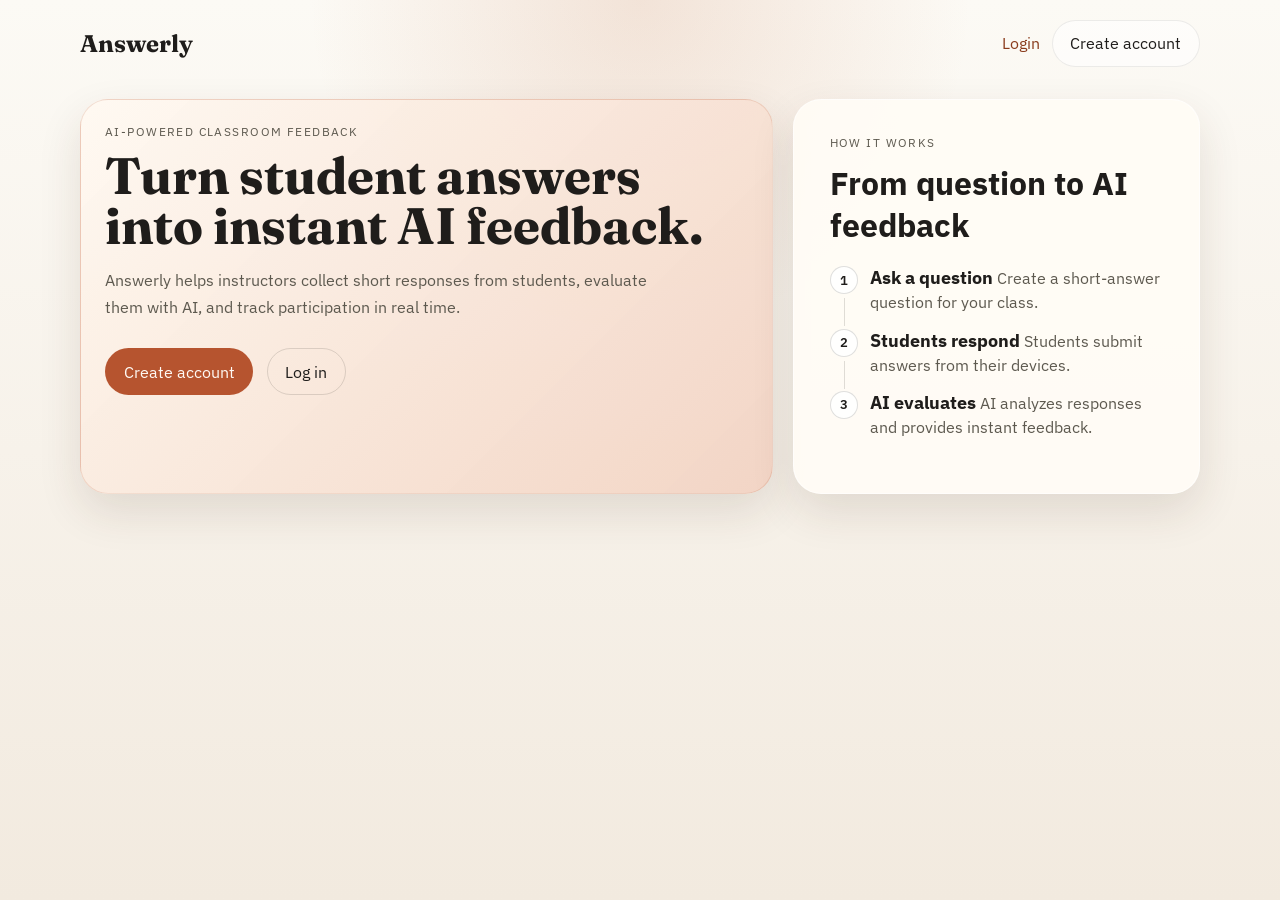
<file: frontend/index.html>
<!DOCTYPE html>
<html lang="en">

<head>
  <meta charset="UTF-8">
  <meta name="viewport" content="width=device-width, initial-scale=1.0">

  <title>Answerly | AI Classroom Feedback</title>

  <link rel="preconnect" href="https://fonts.googleapis.com">
  <link rel="preconnect" href="https://fonts.gstatic.com" crossorigin>

  <link
    href="https://fonts.googleapis.com/css2?family=Fraunces:opsz,wght@9..144,600;9..144,700&family=IBM+Plex+Sans:wght@400;500;600&display=swap"
    rel="stylesheet">

  <link rel="stylesheet" href="./assets/css/styles.css">
</head>


<body data-page="landing">

  <div class="page-shell">


    <header class="topbar">
      <a class="brand" href="./index.html">Answerly</a>

      <nav class="topbar-nav">
        <a class="nav-link" href="./login.html">Login</a>
        <a class="button button-ghost" href="./register.html">Create account</a>
      </nav>
    </header>



    <!-- HERO SECTION -->

    <main class="hero-layout">


      <section class="hero-copy card card-accent">

        <p class="eyebrow">AI-POWERED CLASSROOM FEEDBACK</p>

        <h1>Turn student answers into instant AI feedback.</h1>

        <p class="lead">
          Answerly helps instructors collect short responses from students,
          evaluate them with AI, and track participation in real time.
        </p>

        <div class="cta-row">
          <a class="button" href="./register.html">Create account</a>
          <a class="button button-secondary" href="./login.html">Log in</a>
        </div>

      </section>



      <!-- RIGHT SIDE CARD -->

      <aside class="card card-panel status-panel">

        <p class="eyebrow">HOW IT WORKS</p>

        <h2 class="panel-title">From question to AI feedback</h2>

        <ol class="steps-list">

          <li>
            <div class="step-badge">1</div>
            <div class="step-body">
              <span class="step-label">Ask a question</span>
              <span class="step-copy">Create a short-answer question for your class.</span>
            </div>
          </li>

          <li>
            <div class="step-badge">2</div>
            <div class="step-body">
              <span class="step-label">Students respond</span>
              <span class="step-copy">Students submit answers from their devices.</span>
            </div>
          </li>

          <li>
            <div class="step-badge">3</div>
            <div class="step-body">
              <span class="step-label">AI evaluates</span>
              <span class="step-copy">AI analyzes responses and provides instant feedback.</span>
            </div>
          </li>

        </ol>


        <!-- <div class="status-block">
          <p class="panel-label">Quick action</p>
          <a id="sessionAction" class="button button-secondary button-full" href="./login.html">
            Get started
          </a>
        </div> -->

      </aside>

    </main>



    <!-- FEATURE CARDS -->

    <!-- <section class="hero-grid">

      <div class="card card-panel feature-card">
        <dt>For instructors</dt>
        <dd>
          Create questions, invite students, and monitor classroom engagement
          from a simple dashboard.
        </dd>
      </div>

      <div class="card card-panel feature-card">
        <dt>For students</dt>
        <dd>
          Submit short answers and receive instant AI-powered feedback and scores.
        </dd>
      </div>

      <div class="card card-panel feature-card">
        <dt>Secure by default</dt>
        <dd>
          User data and passwords are protected with modern security practices.
        </dd>
      </div>

      <div class="card card-panel feature-card">
        <dt>Built to scale</dt>
        <dd>
          Designed with a modular architecture that allows the platform
          to grow with your classroom.
        </dd>
      </div>

    </section> -->



  </div>

  <script type="module" src="./assets/js/pages/landing-page.js"></script>

</body>

</html>
</file>
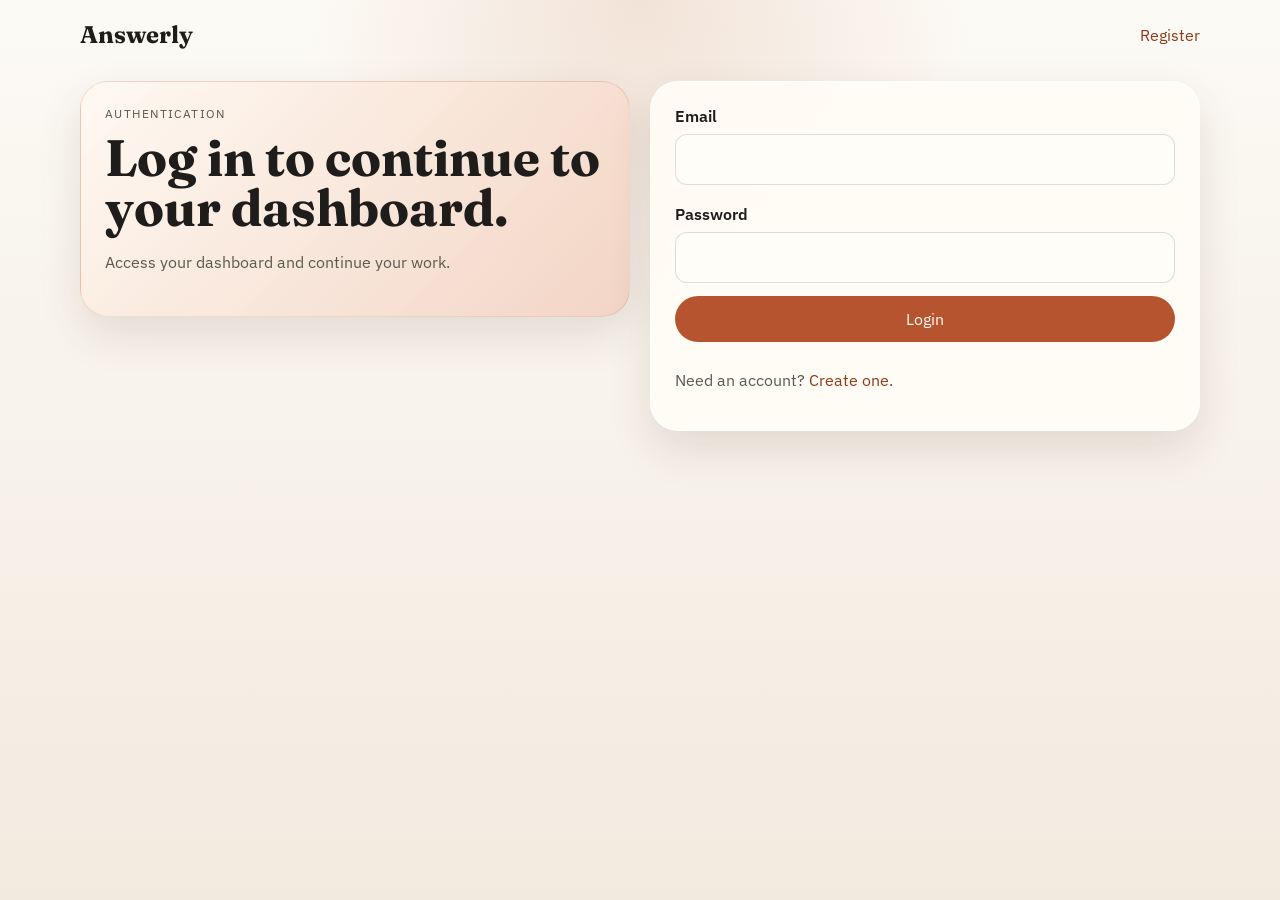
<file: frontend/admin-dashboard.html>
<!DOCTYPE html>
<html lang="en">
<head>
  <meta charset="UTF-8">
  <meta name="viewport" content="width=device-width, initial-scale=1.0">
  <title>Admin Dashboard | Answerly</title>
  <link rel="preconnect" href="https://fonts.googleapis.com">
  <link rel="preconnect" href="https://fonts.gstatic.com" crossorigin>
  <link href="https://fonts.googleapis.com/css2?family=Fraunces:opsz,wght@9..144,600;9..144,700&family=IBM+Plex+Sans:wght@400;500;600&display=swap" rel="stylesheet">
  <link rel="stylesheet" href="./assets/css/styles.css">
</head>
<body data-page="admin-dashboard">
  <div class="page-shell">
    <header class="topbar">
      <a class="brand" href="./index.html">Answerly</a>
      <nav class="topbar-nav">
        <span id="currentAdminLabel" class="nav-pill">Loading admin...</span>
        <button id="logoutButton" class="button button-ghost" type="button">Logout</button>
      </nav>
    </header>

    <main class="dashboard-layout">
      <section class="card card-accent dashboard-summary">
        <p class="eyebrow">Admin Dashboard</p>
        <h1>Usage monitor</h1>
        <p class="lead">Inspect user accounts and API consumption from the auth service.</p>

        <dl class="metrics-grid">
          <div class="metric-card">
            <dt>Role</dt>
            <dd>Admin</dd>
          </div>
          <div class="metric-card">
            <dt>User records</dt>
            <dd id="userCountValue">--</dd>
          </div>
          <div class="metric-card">
            <dt>Visibility</dt>
            <dd>Auth service usage summary</dd>
          </div>
        </dl>
      </section>

      <section class="card card-panel admin-panel">
        <div class="section-heading">
          <h2>User usage overview</h2>
          <button id="refreshUsersButton" class="button button-secondary" type="button">Refresh users</button>
        </div>
        <p id="adminMessage" class="feedback-message" aria-live="polite"></p>
        <div class="table-wrap">
          <table class="data-table">
            <thead>
              <tr>
                <th>Email</th>
                <th>Role</th>
                <th>Remaining Calls</th>
                <th>Usage Count</th>
              </tr>
            </thead>
            <tbody id="usersTableBody">
              <tr>
                <td colspan="4">No data loaded yet.</td>
              </tr>
            </tbody>
          </table>
        </div>
      </section>
    </main>
  </div>

  <script type="module" src="./assets/js/pages/admin-dashboard-page.js"></script>
</body>
</html>
</file>
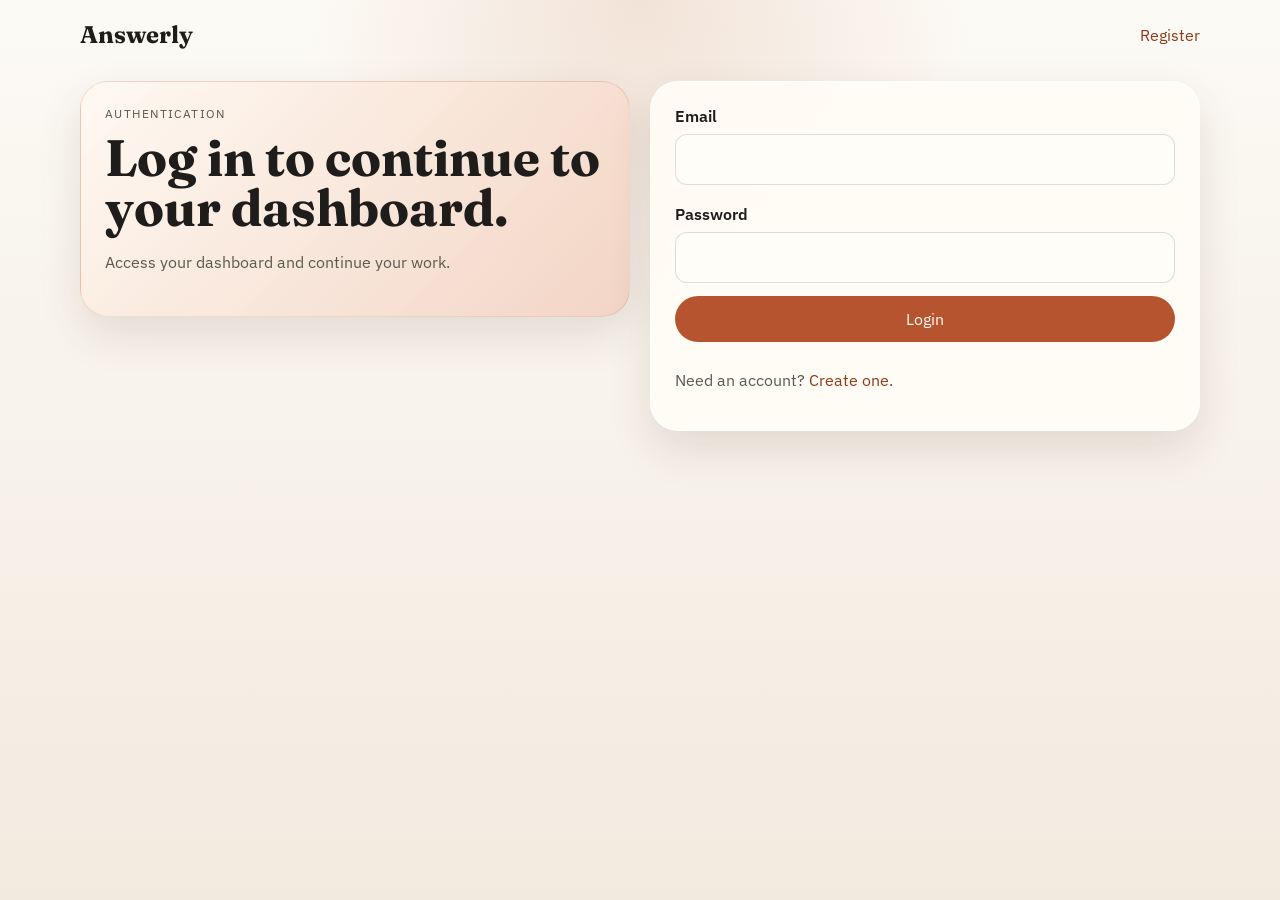
<file: frontend/login.html>
<!DOCTYPE html>
<html lang="en">
<head>
  <meta charset="UTF-8">
  <meta name="viewport" content="width=device-width, initial-scale=1.0">
  <title>Login | Answerly</title>
  <link rel="preconnect" href="https://fonts.googleapis.com">
  <link rel="preconnect" href="https://fonts.gstatic.com" crossorigin>
  <link href="https://fonts.googleapis.com/css2?family=Fraunces:opsz,wght@9..144,600;9..144,700&family=IBM+Plex+Sans:wght@400;500;600&display=swap" rel="stylesheet">
  <link rel="stylesheet" href="./assets/css/styles.css">
</head>
<body data-page="login">
  <div class="page-shell">
    <header class="topbar">
      <a class="brand" href="./index.html">Answerly</a>
      <nav class="topbar-nav">
        <a class="nav-link" href="./register.html">Register</a>
      </nav>
    </header>

    <main class="auth-layout">
      <section class="card card-accent intro-panel">
        <p class="eyebrow">Authentication</p>
        <h1>Log in to continue to your dashboard.</h1>
        <p class="lead">Access your dashboard and continue your work.</p>
      </section>

      <section class="card card-panel form-panel">
        <form id="loginForm" class="form-stack" novalidate>
          <label class="field">
            <span>Email</span>
            <input id="email" name="email" type="email" autocomplete="email" required>
          </label>
          <p id="emailError" class="field-error" aria-live="polite"></p>
          <label class="field">
          </label>
          <label class="field">
            <span>Password</span>
            <input id="password" name="password" type="password" autocomplete="current-password" required>
          </label>
          <p id="passwordError" class="field-error" aria-live="polite"></p>
          </label>
          <button class="button" type="submit">Login</button>
        </form>

        <p id="formMessage" class="feedback-message" aria-live="polite"></p>
        <p class="helper-copy">Need an account? <a href="./register.html">Create one</a>.</p>
      </section>
    </main>
  </div>

  <script type="module" src="./assets/js/pages/login-page.js"></script>
</body>
</html>
</file>
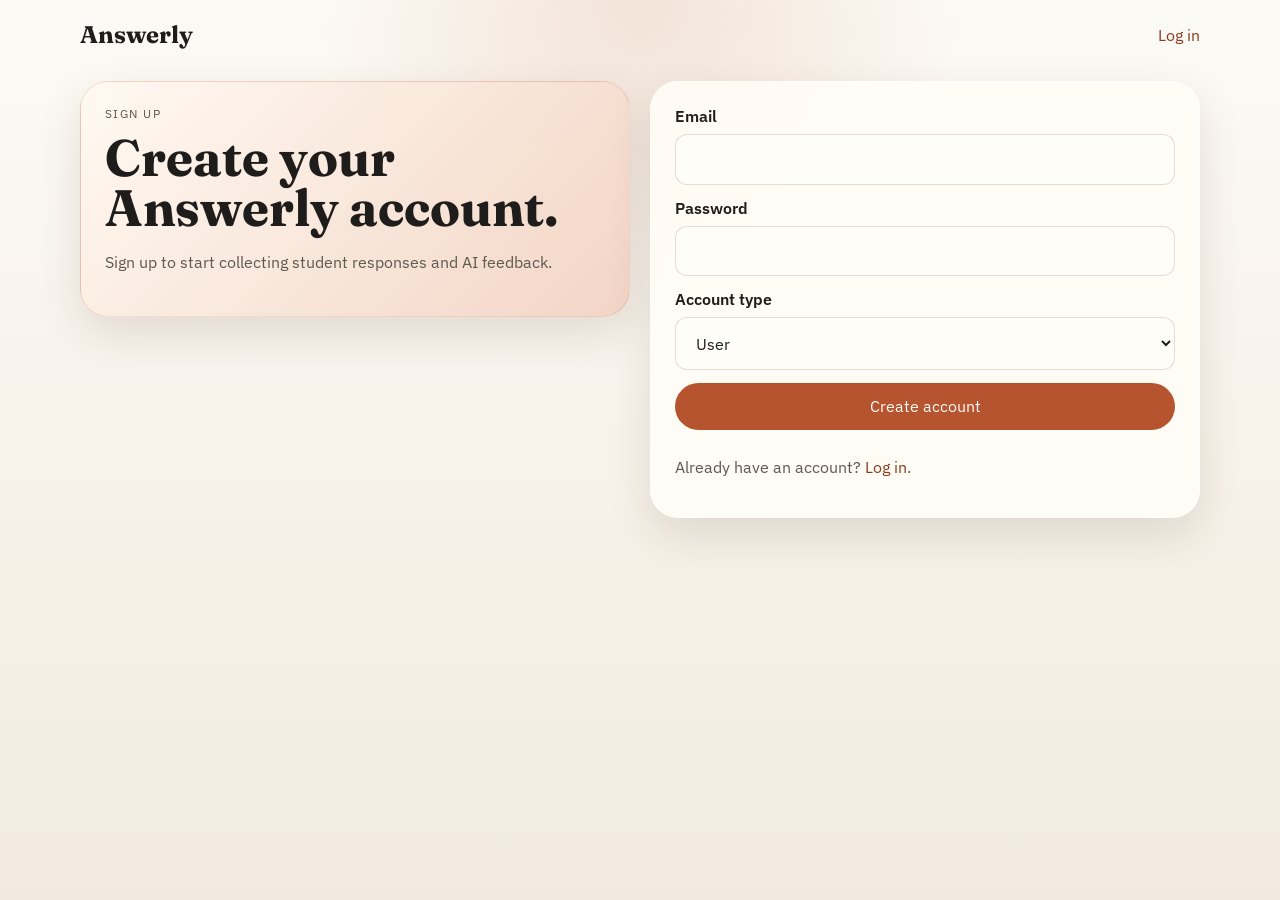
<file: frontend/register.html>
<!DOCTYPE html>
<html lang="en">
<head>
  <meta charset="UTF-8">
  <meta name="viewport" content="width=device-width, initial-scale=1.0">
  <title>Sign up | Answerly</title>
  <link rel="preconnect" href="https://fonts.googleapis.com">
  <link rel="preconnect" href="https://fonts.gstatic.com" crossorigin>
  <link href="https://fonts.googleapis.com/css2?family=Fraunces:opsz,wght@9..144,600;9..144,700&family=IBM+Plex+Sans:wght@400;500;600&display=swap" rel="stylesheet">
  <link rel="stylesheet" href="./assets/css/styles.css">
</head>
<body data-page="register">
  <div class="page-shell">
    <header class="topbar">
      <a class="brand" href="./index.html">Answerly</a>
      <nav class="topbar-nav">
        <a class="nav-link" href="./login.html">Log in</a>
      </nav>
    </header>

    <main class="auth-layout">
      <section class="card card-accent intro-panel">
        <p class="eyebrow">Sign up</p>
        <h1>Create your Answerly account.</h1>
        <p class="lead">Sign up to start collecting student responses and AI feedback.</p>
      </section>

      <section class="card card-panel form-panel">
        <form id="registerForm" class="form-stack" novalidate>
          <label class="field">
            <span>Email</span>
            <input id="email" name="email" type="email" autocomplete="email" required>
          </label>
          <p id="emailError" class="field-error" aria-live="polite"></p>
          <label class="field">
            <span>Password</span>
            <input id="password" name="password" type="password" autocomplete="new-password" required>
          </label>
          <p id="passwordError" class="field-error" aria-live="polite"></p>
          <label class="field">
            <span>Account type</span>
            <select id="role" name="role">
              <option value="user">User</option>
              <option value="admin">Admin</option>
            </select>
          </label>
          <p id="roleError" class="field-error" aria-live="polite"></p>
          <button class="button" type="submit">Create account</button>
        </form>

        <p id="formMessage" class="feedback-message" aria-live="polite"></p>
        <p class="helper-copy">Already have an account? <a href="./login.html">Log in</a>.</p>
      </section>
    </main>
  </div>

  <script type="module" src="./assets/js/pages/register-page.js"></script>
</body>
</html>
</file>
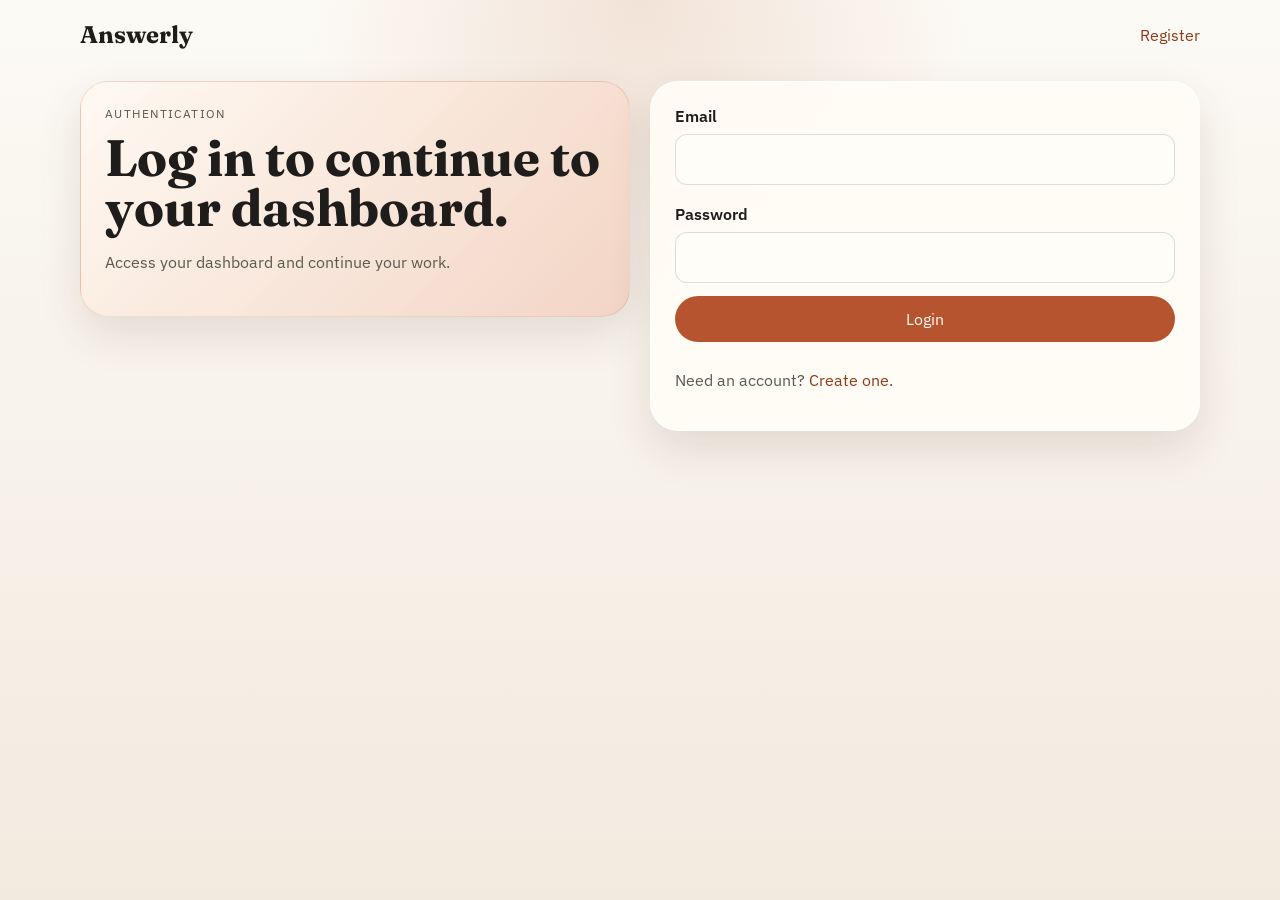
<file: frontend/user-dashboard.html>
<!DOCTYPE html>
<html lang="en">
<head>
  <meta charset="UTF-8">
  <meta name="viewport" content="width=device-width, initial-scale=1.0">
  <title>User Dashboard | Answerly</title>
  <link rel="preconnect" href="https://fonts.googleapis.com">
  <link rel="preconnect" href="https://fonts.gstatic.com" crossorigin>
  <link href="https://fonts.googleapis.com/css2?family=Fraunces:opsz,wght@9..144,600;9..144,700&family=IBM+Plex+Sans:wght@400;500;600&display=swap" rel="stylesheet">
  <link rel="stylesheet" href="./assets/css/styles.css">
</head>
<body data-page="user-dashboard">
  <div class="page-shell">
    <header class="topbar">
      <a class="brand" href="./index.html">Answerly</a>
      <nav class="topbar-nav">
        <span id="currentUserLabel" class="nav-pill">Loading session...</span>
        <button id="logoutButton" class="button button-ghost" type="button">Logout</button>
      </nav>
    </header>

    <main class="dashboard-layout">
      <section class="card card-accent dashboard-summary">
        <p class="eyebrow">User Dashboard</p>
        <h1>Answer evaluator</h1>
        <p class="lead">Submit a question and a student answer, then inspect the AI feedback safely.</p>

        <dl class="metrics-grid">
          <div class="metric-card">
            <dt>Role</dt>
            <dd id="roleValue">User</dd>
          </div>
          <div class="metric-card">
            <dt>Remaining calls</dt>
            <dd id="remainingCallsValue">--</dd>
          </div>
          <!-- <div class="metric-card">
            <dt>Endpoint</dt>
            <dd>`POST /api/ai/evaluate`</dd>
          </div> -->
        </dl>
      </section>

      <section class="card card-panel evaluator-panel">
        <form id="evaluateForm" class="form-stack" novalidate>
          <label class="field">
            <span>Question</span>
            <textarea id="question" name="question" rows="4" required>What is REST API?</textarea>
          </label>
          <label class="field">
            <span>Student answer</span>
            <textarea id="studentAnswer" name="studentAnswer" rows="6" required>REST API allows systems to communicate using HTTP methods.</textarea>
          </label>
          <button class="button" type="submit">Evaluate answer</button>
        </form>
        <p id="evaluateMessage" class="feedback-message" aria-live="polite"></p>
      </section>

      <section class="card card-panel output-panel">
        <div class="section-heading">
          <h2>AI response</h2>
          <button id="loadUsageButton" class="button button-secondary" type="button">Refresh usage</button>
        </div>
        <dl class="result-grid">
          <div>
            <dt>Score</dt>
            <dd id="scoreValue">--</dd>
          </div>
          <div>
            <dt>Feedback</dt>
            <dd id="feedbackValue">No evaluation yet.</dd>
          </div>
          <div>
            <dt>Model</dt>
            <dd id="modelValue">--</dd>
          </div>
          <div>
            <dt>Remaining calls</dt>
            <dd id="responseRemainingCallsValue">--</dd>
          </div>
        </dl>
      </section>
    </main>
  </div>

  <script type="module" src="./assets/js/pages/user-dashboard-page.js"></script>
</body>
</html>
</file>
<file: frontend/assets/css/styles.css>
:root {
  --bg: #f4efe5;
  --bg-strong: radial-gradient(circle at top, rgba(199, 124, 84, 0.18), transparent 30%),
    linear-gradient(180deg, #fcfaf5 0%, #f2eadf 100%);
  --surface: rgba(255, 252, 246, 0.92);
  --surface-strong: #fffdf8;
  --panel: #1b2f2b;
  --text: #1f1d1b;
  --muted: #5d594f;
  --line: rgba(31, 29, 27, 0.14);
  --accent: #b6542f;
  --accent-dark: #8a3c1d;
  --accent-soft: #f1d3c3;
  --success: #275d46;
  --danger: #9a352a;
  --shadow: 0 18px 44px rgba(66, 42, 22, 0.12);
  --radius-lg: 28px;
  --radius-md: 18px;
  --radius-sm: 12px;
}

* {
  box-sizing: border-box;
}

html {
  min-height: 100%;
}

body {
  margin: 0;
  min-height: 100vh;
  background: var(--bg-strong);
  color: var(--text);
  font-family: "IBM Plex Sans", sans-serif;
}

a {
  color: inherit;
}

button,
input,
select,
textarea {
  font: inherit;
}

.page-shell {
  width: min(1120px, calc(100% - 2rem));
  margin: 0 auto;
  padding: 1.25rem 0 3rem;
}

.topbar {
  display: flex;
  align-items: center;
  justify-content: space-between;
  gap: 1rem;
  margin-bottom: 2rem;
}

.topbar-nav {
  display: flex;
  align-items: center;
  gap: 0.75rem;
  flex-wrap: wrap;
}

.brand,
.hero-copy h1,
.intro-panel h1,
.dashboard-summary h1,
.section-heading h2 {
  font-family: "Fraunces", serif;
}

.brand {
  font-size: 1.5rem;
  text-decoration: none;
  font-weight: 700;
}

.nav-link,
.helper-copy a {
  color: var(--accent-dark);
  text-decoration: none;
}

.nav-pill {
  padding: 0.55rem 0.9rem;
  border-radius: 999px;
  background: rgba(255, 253, 248, 0.72);
  border: 1px solid var(--line);
  color: var(--muted);
}

.card {
  border-radius: var(--radius-lg);
  box-shadow: var(--shadow);
}

.card-accent {
  background:
    linear-gradient(135deg, rgba(255, 249, 241, 0.94) 0%, rgba(242, 211, 195, 0.96) 100%);
  border: 1px solid rgba(182, 84, 47, 0.16);
}

.card-panel {
  background: var(--surface);
  border: 1px solid rgba(255, 255, 255, 0.6);
}

.hero-layout,
.auth-layout,
.dashboard-layout {
  display: grid;
  gap: 1.25rem;
}

.hero-layout {
  grid-template-columns: 1.45fr 0.85fr;
  align-items: stretch;
}

.auth-layout {
  grid-template-columns: 1fr 1fr;
  align-items: start;
}

.dashboard-layout {
  grid-template-columns: repeat(12, 1fr);
}

.hero-copy,
.intro-panel,
.dashboard-summary,
.status-panel,
.form-panel,
.evaluator-panel,
.output-panel,
.admin-panel {
  padding: 1.5rem;
}

.dashboard-summary {
  grid-column: span 12;
}

.evaluator-panel,
.admin-panel {
  grid-column: span 7;
}

.output-panel {
  grid-column: span 5;
}

.eyebrow,
.panel-label {
  text-transform: uppercase;
  letter-spacing: 0.12em;
  font-size: 0.74rem;
  color: var(--muted);
  margin: 0 0 0.75rem;
}

h1,
h2,
p {
  margin-top: 0;
}

h1 {
  font-size: clamp(2.2rem, 4vw, 4rem);
  line-height: 0.98;
  margin-bottom: 1rem;
}

h2 {
  font-size: 1.6rem;
  margin-bottom: 0;
}

.lead {
  color: var(--muted);
  max-width: 58ch;
  line-height: 1.65;
}

.cta-row,
.section-heading {
  display: flex;
  align-items: center;
  justify-content: space-flex-start;
  gap: 0.85rem;
  flex-wrap: wrap;
}

.cta-row {
  margin: 1.75rem 0;
}

.hero-grid,
.metrics-grid,
.result-grid {
  display: grid;
  gap: 1rem;
}

.hero-grid {
  grid-template-columns: repeat(2, minmax(0, 1fr));
}

.hero-grid div,
.metric-card,
.result-grid div,
.status-block {
  background: rgba(255, 255, 255, 0.58);
  border: 1px solid rgba(255, 255, 255, 0.6);
  border-radius: var(--radius-md);
  padding: 1rem;
}

.dev-action-group {
  display: grid;
  gap: 0.75rem;
}

.hero-grid dt,
.metric-card dt,
.result-grid dt {
  font-weight: 600;
  margin-bottom: 0.45rem;
}

.hero-grid dd,
.metric-card dd,
.result-grid dd {
  margin: 0;
  color: var(--muted);
  line-height: 1.5;
}

.panel-value {
  margin: 0;
  font-size: 1.1rem;
}

.button {
  display: inline-flex;
  align-items: center;
  justify-content: center;
  min-height: 44px;
  padding: 0.78rem 1.1rem;
  border-radius: 999px;
  border: 1px solid transparent;
  background: var(--accent);
  color: #fffaf5;
  text-decoration: none;
  cursor: pointer;
  transition: transform 160ms ease, background 160ms ease, border-color 160ms ease;
}

.button:hover,
.button:focus-visible {
  background: var(--accent-dark);
  transform: translateY(-1px);
}

.button-secondary {
  background: transparent;
  color: var(--text);
  border-color: var(--line);
}

.button-secondary:hover,
.button-secondary:focus-visible {
  border-color: rgba(182, 84, 47, 0.35);
  background: rgba(255, 255, 255, 0.68);
}

.button-ghost {
  background: rgba(255, 255, 255, 0.55);
  color: var(--text);
  border-color: rgba(31, 29, 27, 0.08);
}

.button-full {
  width: 100%;
}

.form-stack {
  display: grid;
  gap: 0.4rem;
}

.field {
  display: grid;
  gap: 0.5rem;
}

.field span {
  font-weight: 600;
}

.field input,
.field select,
.field textarea {
  width: 100%;
  border: 1px solid var(--line);
  border-radius: var(--radius-sm);
  padding: 0.9rem 1rem;
  background: var(--surface-strong);
  color: var(--text);
}

.field textarea {
  resize: vertical;
  min-height: 120px;
}

.field input:focus,
.field select:focus,
.field textarea:focus,
.button:focus-visible,
.nav-link:focus-visible,
.helper-copy a:focus-visible {
  outline: 2px solid rgba(182, 84, 47, 0.45);
  outline-offset: 2px;
}

.feedback-message {
  min-height: 0.6rem;
  margin: 0.1rem 0 0;
  color: var(--muted);
}

.feedback-message[data-state="success"] {
  color: var(--success);
}

.feedback-message[data-state="error"] {
  color: var(--danger);
}

.helper-copy {
  margin-top: 1rem;
  color: var(--muted);
}

.field-error{
  min-height:0;
  margin:0;
  font-size:.85rem;
  color:var(--danger);
}

.field-error:not(:empty){
  min-height:0.2rem;
  margin:0.01rem 0 0;
}

.table-wrap {
  overflow-x: auto;
}

.data-table {
  width: 100%;
  border-collapse: collapse;
}

.data-table th,
.data-table td {
  text-align: left;
  padding: 0.95rem 0.8rem;
  border-bottom: 1px solid var(--line);
}

.data-table thead th {
  font-size: 0.85rem;
  color: var(--muted);
  text-transform: uppercase;
  letter-spacing: 0.08em;
}

.status-panel {
  background: var(--surface);
  border-radius: var(--radius-lg);
  box-shadow: 0 18px 44px rgba(66,42,22,0.12);
  padding: 2.2rem 2.2rem 1.6rem 2.2rem;
  border: 1px solid rgba(255,255,255,0.6);
}

.status-panel h2 {
  font-size: 2rem;
  font-weight: 700;
  margin-bottom: 1.2rem;
}

.steps-list {
  list-style: none;
  padding: 0;
  margin: 1.25rem 0 1.75rem;
  display: grid;
  gap: .9rem;
}

.steps-list li {
  display: grid;
  grid-template-columns: auto 1fr;
  gap: .55rem .75rem;
  align-items: flex-start;
  position: relative;
}

.steps-list li:not(:last-child)::after {
  content: "";
  position: absolute;
  left: 14px;
  top: 32px;
  bottom: -12px;
  width: 1px;
  background: var(--line);
}

.step-badge {
  width: 28px;
  height: 28px;
  border-radius: 999px;
  border: 1px solid var(--line);
  background: rgba(255,255,255,.9);
  display: inline-flex;
  align-items: center;
  justify-content: center;
  font-weight: 600;
  font-size: .8rem;
}

.step-label {
  font-weight: 700;
  font-size: 1.1rem;
}

.step-copy {
  color: var(--muted);
  line-height: 1.5;
}

.status-block {
  background: rgba(255,255,255,0.58);
  border-radius: var(--radius-md);
  padding: 1.2rem 1.5rem;
  margin-top: 2rem;
}

.status-block .panel-label {
  text-transform: uppercase;
  letter-spacing: .12em;
  font-size: .85rem;
  color: var(--muted);
  margin-bottom: .7rem;
}

@media (max-width: 920px) {
  .hero-layout,
  .auth-layout {
    grid-template-columns: 1fr;
  }

  .evaluator-panel,
  .output-panel,
  .admin-panel {
    grid-column: span 12;
  }
}

@media (max-width: 640px) {
  .page-shell {
    width: min(100% - 1rem, 1120px);
  }

  .topbar {
    flex-direction: column;
    align-items: flex-start;
  }

  .hero-grid,
  .metrics-grid,
  .result-grid {
    grid-template-columns: 1fr;
  }

  h1 {
    font-size: 2.2rem;
  }
}
</file>
